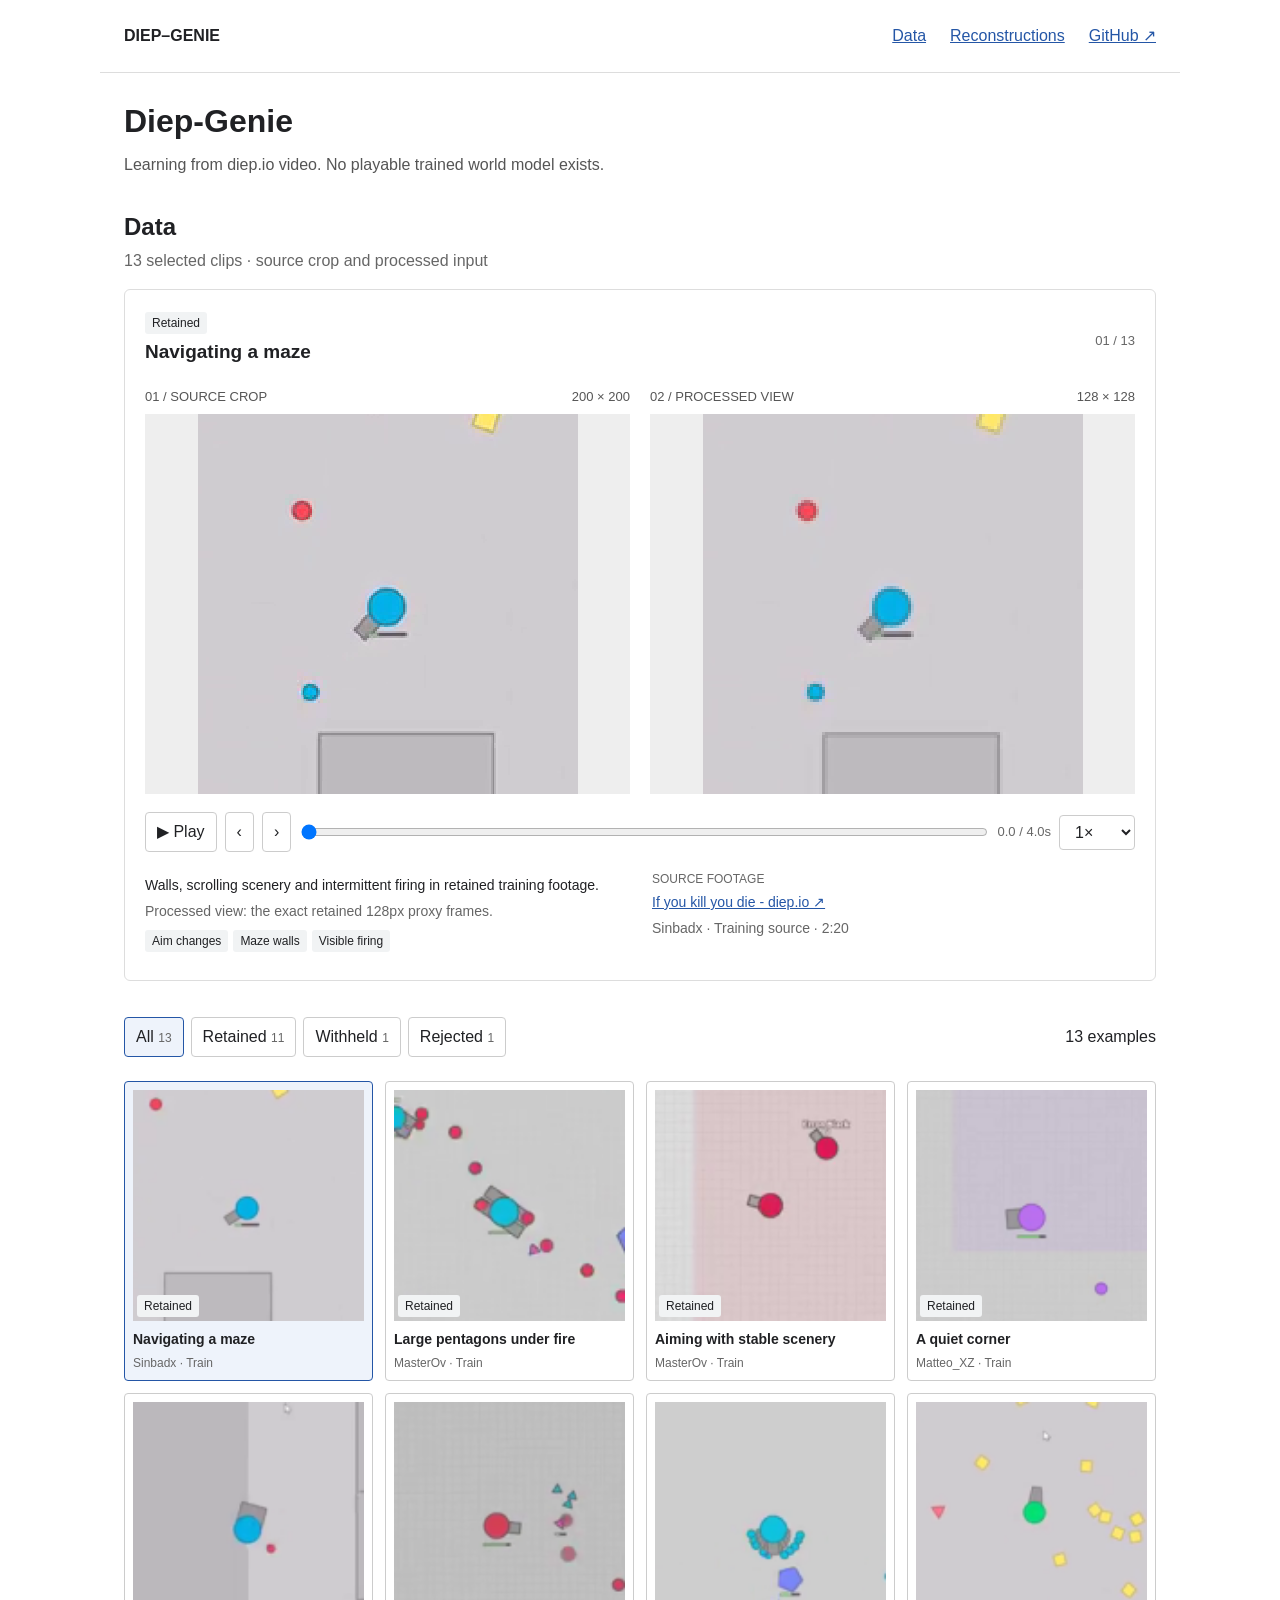
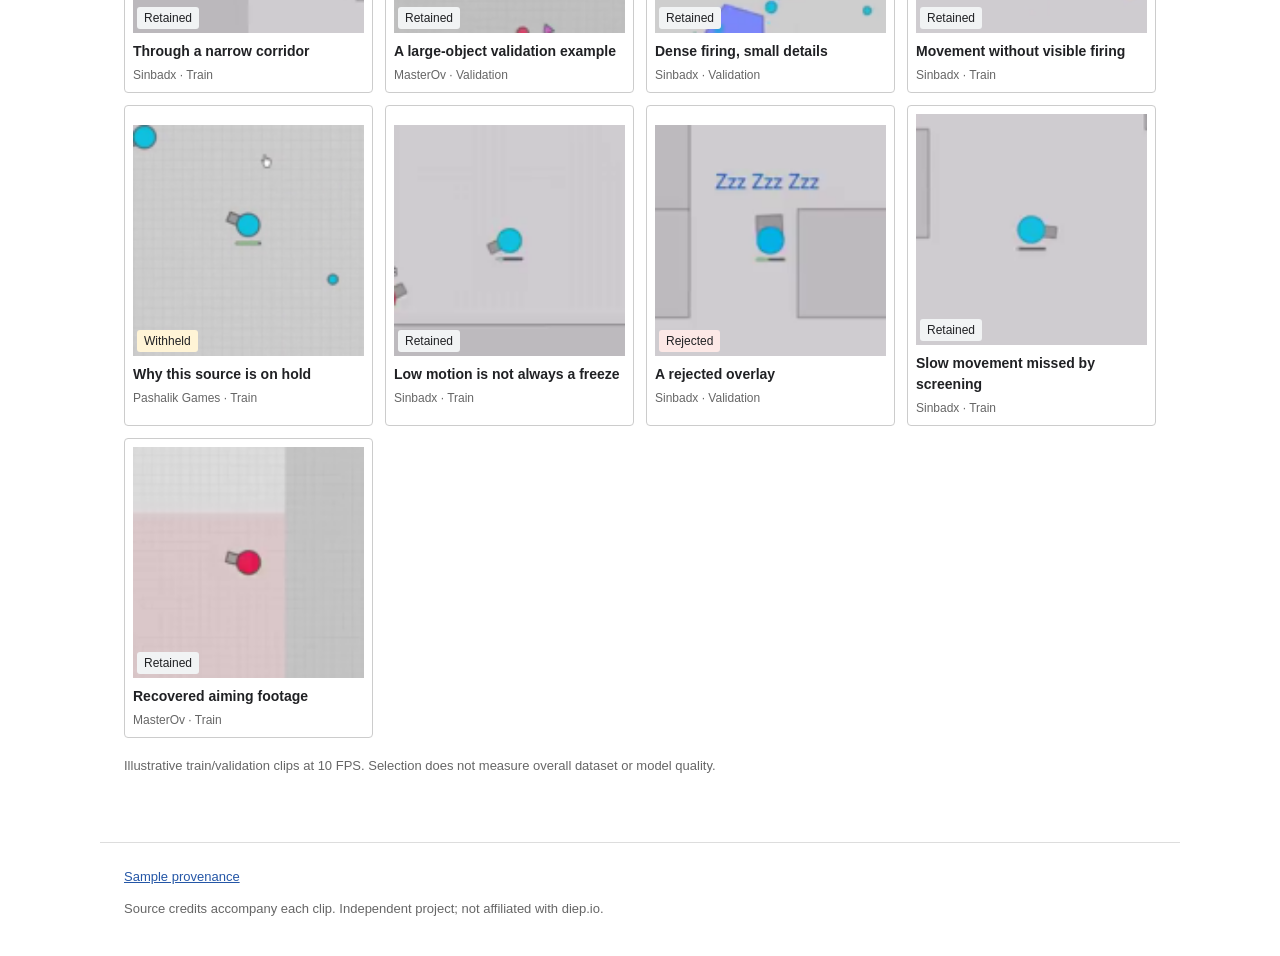
<file: docs/index.html>
<!doctype html>
<html lang="en">
<head><meta charset="utf-8"><meta name="viewport" content="width=device-width, initial-scale=1"><meta name="description" content="Diep-Genie: a video world-model research project. Explore real gameplay samples and the data curation process."><meta name="theme-color" content="#f5f4ed"><title>Diep-Genie · Data</title><link rel="stylesheet" href="style.css"><link rel="stylesheet" href="reconstruction-viewer.css"><script src="app.js" defer></script></head>
<body>
<header class="topbar"><a class="brand" href="./" aria-label="Diep-Genie home"><span class="brand-icon" aria-hidden="true"></span> DIEP–GENIE</a><nav><a href="#showcase">Data</a><a href="reconstructions.html">Reconstructions</a><a href="https://github.com/jackgao1540/Diep-Genie">GitHub ↗</a></nav></header>
<main>
<section class="intro"><h1>Diep-Genie</h1><p>Learning from diep.io video. No playable trained world model exists.</p></section>


<section id="showcase" class="showcase"><div class="section-heading"><h2>Data</h2><p>13 selected clips · source crop and processed input</p></div>
<div class="viewer" aria-busy="true"><div class="viewer-heading"><div><span id="badge" class="badge">Loading</span><h3 id="clip-title">Preparing the showcase…</h3></div><span id="clip-position" class="mono"></span></div>
<div class="comparison"><figure><figcaption><span>01 / SOURCE CROP</span><span id="source-size">200 × 200</span></figcaption><div class="screen"><canvas id="original" width="200" height="200" aria-label="Source gameplay crop"></canvas></div></figure><figure><figcaption><span>02 / PROCESSED VIEW</span><span>128 × 128</span></figcaption><div class="screen"><canvas id="processed" width="128" height="128" aria-label="Processed gameplay frame"></canvas></div></figure></div>
<div class="transport"><button id="play" class="play" disabled aria-label="Play clip">▶ Play</button><button id="back" class="step" disabled aria-label="Previous frame">‹</button><button id="next" class="step" disabled aria-label="Next frame">›</button><input id="scrub" type="range" min="0" max="39" value="0" aria-label="Clip frame" disabled><output id="time" class="mono">0.0 / 4.0s</output><label class="speed-label"><span class="sr-only">Playback speed</span><select id="speed" aria-label="Playback speed"><option value="0.5">0.5×</option><option value="1" selected>1×</option><option value="2">2×</option></select></label></div>
<div class="clip-details"><div><p id="description"></p><p id="processing-note" class="processing-note"></p><div id="tags" class="tags"></div></div><div class="credit"><span class="eyebrow">SOURCE FOOTAGE</span><a id="source-link" target="_blank" rel="noopener noreferrer"></a><p id="source-meta"></p></div></div><p id="load-status" role="status" class="load-status">Loading selected frames…</p></div>
<div class="library-heading"><div class="filters" role="group" aria-label="Filter samples"><button data-filter="all" aria-pressed="true">All <span>13</span></button><button data-filter="accepted" aria-pressed="false">Retained <span>11</span></button><button data-filter="held" aria-pressed="false">Withheld <span>1</span></button><button data-filter="rejected" aria-pressed="false">Rejected <span>1</span></button></div><p id="sample-count">13 examples</p></div><div id="gallery" class="gallery"></div>
<p class="sampling-note">Illustrative train/validation clips at 10 FPS. Selection does not measure overall dataset or model quality.</p></section>


</main><footer><a href="showcase.json">Sample provenance</a><p>Source credits accompany each clip. Independent project; not affiliated with diep.io.</p></footer>
<noscript><p class="noscript">Enable JavaScript for synchronized footage playback. <a href="showcase.json">Sample metadata and source links</a> remain available.</p></noscript>
</body></html>
</file>
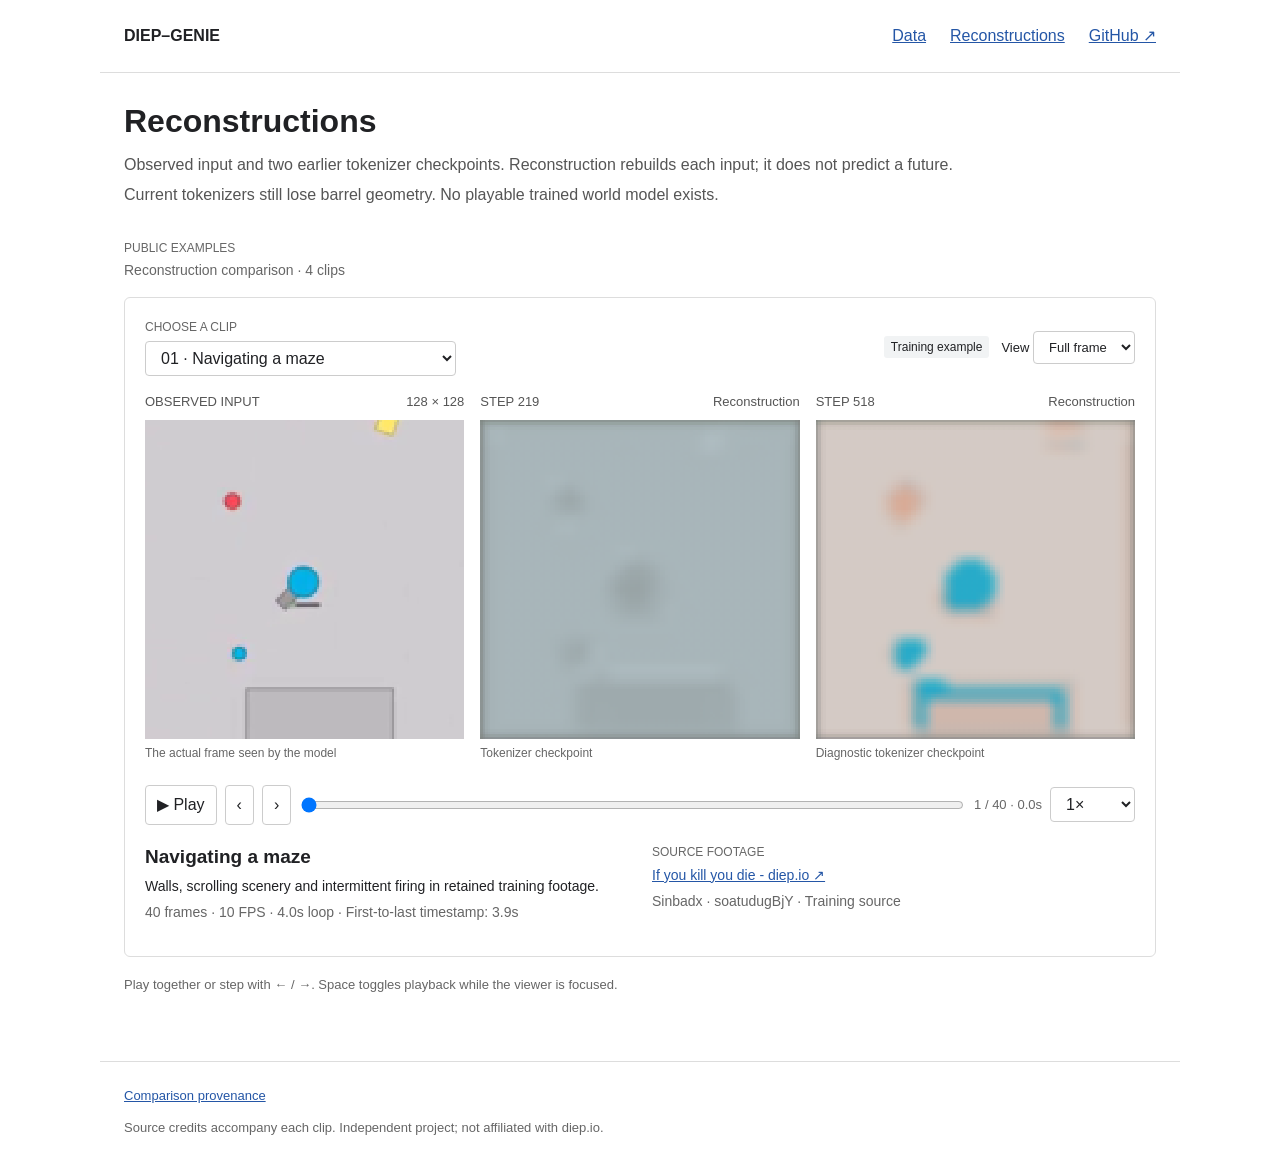
<file: docs/reconstructions.html>
<!doctype html>
<html lang="en">
<head>
  <meta charset="utf-8"><meta name="viewport" content="width=device-width, initial-scale=1">
  <meta name="description" content="Inspect Diep-Genie reconstructions beside the observed frames, in synchronized playback or one frame at a time.">
  <meta name="theme-color" content="#f5f4ed"><title>Diep-Genie · Reconstruction viewer</title>
  <link rel="stylesheet" href="style.css"><link rel="stylesheet" href="reconstruction-viewer.css">
  <script src="reconstruction-viewer.js" defer></script>
</head>
<body class="reconstruction-page">
<header class="topbar"><a class="brand" href="./" aria-label="Diep-Genie home"><span class="brand-icon" aria-hidden="true"></span> DIEP–GENIE</a><nav aria-label="Main navigation"><a href="./#showcase">Data</a><a href="reconstructions.html" aria-current="page">Reconstructions</a><a href="https://github.com/jackgao1540/Diep-Genie">GitHub ↗</a></nav></header>
<main>
  <section class="reconstruction-intro"><h1>Reconstructions</h1><p>Observed input and two earlier tokenizer checkpoints. Reconstruction rebuilds each input; it does not predict a future.</p><p>Current tokenizers still lose barrel geometry. No playable trained world model exists.</p></section>
  <section class="reconstruction-workspace" aria-label="Synchronized reconstruction comparison">
    <div class="dataset-toolbar"><div><p id="dataset-kind" class="eyebrow">PUBLIC EXAMPLES</p><p id="dataset-title">Loading the comparison library…</p></div><div class="local-actions" hidden><input id="local-file" type="file" accept=".json,application/json"><button id="public-examples" hidden>Public examples</button></div></div>

    <div id="reconstruction-viewer" class="viewer" aria-busy="true" tabindex="0" aria-label="Reconstruction viewer. Arrow keys step frames; space plays or pauses.">
      <div class="reconstruction-heading"><div><label for="clip-select" class="eyebrow">CHOOSE A CLIP</label><select id="clip-select" disabled><option>Loading…</option></select></div><div class="view-options"><span id="split-badge" class="badge">Loading</span><label for="crop">View <select id="crop"><option value="full">Full frame</option><option value="center">Center ×2</option></select></label></div></div>
      <div class="reconstruction-comparison">
        <figure><figcaption><span>OBSERVED INPUT</span><span>128 × 128</span></figcaption><canvas id="source-frame" width="128" height="128" aria-label="Observed input frame"></canvas><p>The actual frame seen by the model</p></figure>
        <figure><figcaption><span id="before-label">STEP 219</span><span>Reconstruction</span></figcaption><canvas id="before-frame" width="128" height="128" aria-label="Earlier checkpoint reconstruction"></canvas><p id="before-description">Earlier tokenizer checkpoint</p></figure>
        <figure><figcaption><span id="after-label">STEP 518</span><span>Reconstruction</span></figcaption><canvas id="after-frame" width="128" height="128" aria-label="Later checkpoint reconstruction"></canvas><p id="after-description">Diagnostic tokenizer checkpoint</p></figure>
      </div>
      <div class="transport reconstruction-transport"><button id="play" class="play" disabled aria-label="Play comparison">▶ Play</button><button id="back" class="step" disabled aria-label="Previous frame">‹</button><button id="next" class="step" disabled aria-label="Next frame">›</button><button id="anchor" class="quiet-button" hidden disabled>Scored frame</button><input id="scrub" type="range" min="0" max="39" value="0" aria-label="Comparison frame" disabled><output id="frame-count" class="mono">Frame —</output><label class="speed-label"><span class="sr-only">Playback speed</span><select id="speed" aria-label="Playback speed"><option value="0.25">0.25×</option><option value="0.5">0.5×</option><option value="1" selected>1×</option><option value="2">2×</option></select></label></div>
      <div class="reconstruction-details"><div><h2 id="clip-title">Preparing frames…</h2><p id="description"></p><p id="timing" class="processing-note"></p></div><div class="reconstruction-credit"><span class="eyebrow">SOURCE FOOTAGE</span><a id="source-link" target="_blank" rel="noopener noreferrer" hidden></a><p id="source-meta"></p></div></div>
      <p id="load-status" class="load-status" role="status" aria-live="polite">Loading public examples…</p>
    </div>
    <p class="viewer-footnotes">Play together or step with ← / →. Space toggles playback while the viewer is focused.</p>
  </section>

</main>
<footer><a href="reconstructions.json">Comparison provenance</a><p>Source credits accompany each clip. Independent project; not affiliated with diep.io.</p></footer>
<noscript><p class="noscript">Enable JavaScript for synchronized playback and frame stepping. <a href="reconstructions.json">Public comparison metadata</a> remains available.</p></noscript>
</body>
</html>
</file>
<file: docs/style.css>
*{box-sizing:border-box}body{margin:0;background:#fff;color:#202124;font:16px/1.5 Arial,sans-serif}a{color:#2456a6}button,select,input{font:inherit}button,select{padding:7px 11px;background:#fff;color:inherit;border:1px solid #ccc;border-radius:4px}button{cursor:pointer}button:disabled{cursor:default;opacity:.5}button[aria-pressed=true]{border-color:#2456a6;background:#eef3fb}a:focus-visible,button:focus-visible,select:focus-visible,input:focus-visible{outline:3px solid #79a6ed;outline-offset:3px}[hidden]{display:none!important}.topbar,main,footer{max-width:1080px;margin:auto;padding:24px}.topbar{display:flex;justify-content:space-between;align-items:center;border-bottom:1px solid #ddd}.brand{font-weight:bold;text-decoration:none;color:inherit}.topbar nav{display:flex;gap:24px}h1{font-size:32px;margin:0 0 8px}h2{font-size:24px;margin:0}h3{font-size:19px;margin:4px 0}.intro,.reconstruction-intro{margin-bottom:32px}.intro p,.reconstruction-intro p{margin:6px 0;color:#555}.section-heading{margin-bottom:16px}.section-heading p{color:#666;margin:4px 0}.viewer{border:1px solid #ddd;border-radius:6px;padding:20px}.viewer-heading,.reconstruction-heading{display:flex;justify-content:space-between;align-items:center;margin-bottom:16px}.comparison{display:grid;grid-template-columns:1fr 1fr;gap:20px}figure{margin:0}figcaption{display:flex;justify-content:space-between;font-size:13px;color:#555;margin-bottom:8px}.screen{background:#eee;text-align:center}.screen canvas{display:block;width:100%;max-width:380px;height:auto;margin:auto;image-rendering:pixelated}.transport{display:flex;align-items:center;gap:8px;flex-wrap:wrap;margin:18px 0}.transport input[type=range]{flex:1;min-width:100px}.mono{font-size:13px;color:#666}.badge,.tags span{display:inline-block;font-size:12px;padding:2px 7px;background:#f1f3f4;border-radius:3px}.badge.held{background:#fff4d6}.badge.rejected{background:#fce8e6}.clip-details,.reconstruction-details{display:grid;grid-template-columns:1fr 1fr;gap:24px;font-size:14px}.clip-details p,.reconstruction-details p{margin:5px 0}.processing-note,.credit,.reconstruction-credit{color:#666}.tags{display:flex;gap:5px;margin-top:8px}.eyebrow{font-size:12px;color:#666}.load-status{margin:8px 0 0;color:#666}.library-heading{display:flex;justify-content:space-between;align-items:center;margin:28px 0 16px}.filters{display:flex;gap:7px}.filters span{font-size:12px;color:#666}.gallery{display:grid;grid-template-columns:repeat(4,1fr);gap:12px}.sample{text-align:left;padding:8px}.sample-top{position:relative}.sample img{width:100%;height:auto;display:block}.sample-top .badge{position:absolute;left:4px;bottom:4px}.sample-time{display:none}.sample-body{padding-top:8px}.sample-body strong,.sample-body small{display:block}.sample-body strong{font-size:14px}.sample-body small{color:#666;font-size:12px;margin-top:4px}.sampling-note,.viewer-footnotes{font-size:13px;color:#666;margin:18px 0}footer{border-top:1px solid #ddd;font-size:13px;color:#666;margin-top:24px}.sr-only{position:absolute;width:1px;height:1px;overflow:hidden;clip:rect(0,0,0,0)}@media(max-width:700px){.topbar,main,footer{padding:16px}.topbar{align-items:flex-start;gap:14px;flex-direction:column}.topbar nav{gap:18px}.comparison{gap:10px}.viewer{padding:12px}.clip-details,.reconstruction-details{grid-template-columns:1fr}.gallery{grid-template-columns:repeat(2,1fr)}.library-heading{display:block}.filters{flex-wrap:wrap}.viewer-heading{align-items:flex-start;gap:10px}.credit{margin-top:6px}}.credit .eyebrow,.reconstruction-credit .eyebrow{display:block;margin-bottom:4px}
</file>
<file: docs/reconstruction-viewer.css>
.dataset-toolbar{margin-bottom:16px;color:#666;font-size:14px}.dataset-toolbar p{margin:3px 0}.reconstruction-comparison{display:grid;grid-template-columns:repeat(3,1fr);gap:16px}.reconstruction-comparison canvas{display:block;width:100%;height:auto;background:#eee;image-rendering:pixelated}.reconstruction-comparison figure>p{font-size:12px;color:#666;margin:5px 0}.reconstruction-heading select{max-width:100%}.view-options{display:flex;align-items:center;gap:12px;font-size:13px}.reconstruction-heading{gap:16px}.reconstruction-heading>div:first-child{display:flex;flex-direction:column;gap:5px}.reconstruction-details h2{font-size:19px}.reconstruction-details{margin-top:10px}@media(max-width:700px){.reconstruction-heading{align-items:flex-start;flex-direction:column}.reconstruction-comparison{gap:8px}.reconstruction-comparison figcaption{font-size:10px;display:block}.reconstruction-comparison figcaption span{display:block}.reconstruction-comparison figure>p{display:none}.view-options{flex-wrap:wrap}.reconstruction-transport output{font-size:12px}}
</file>
